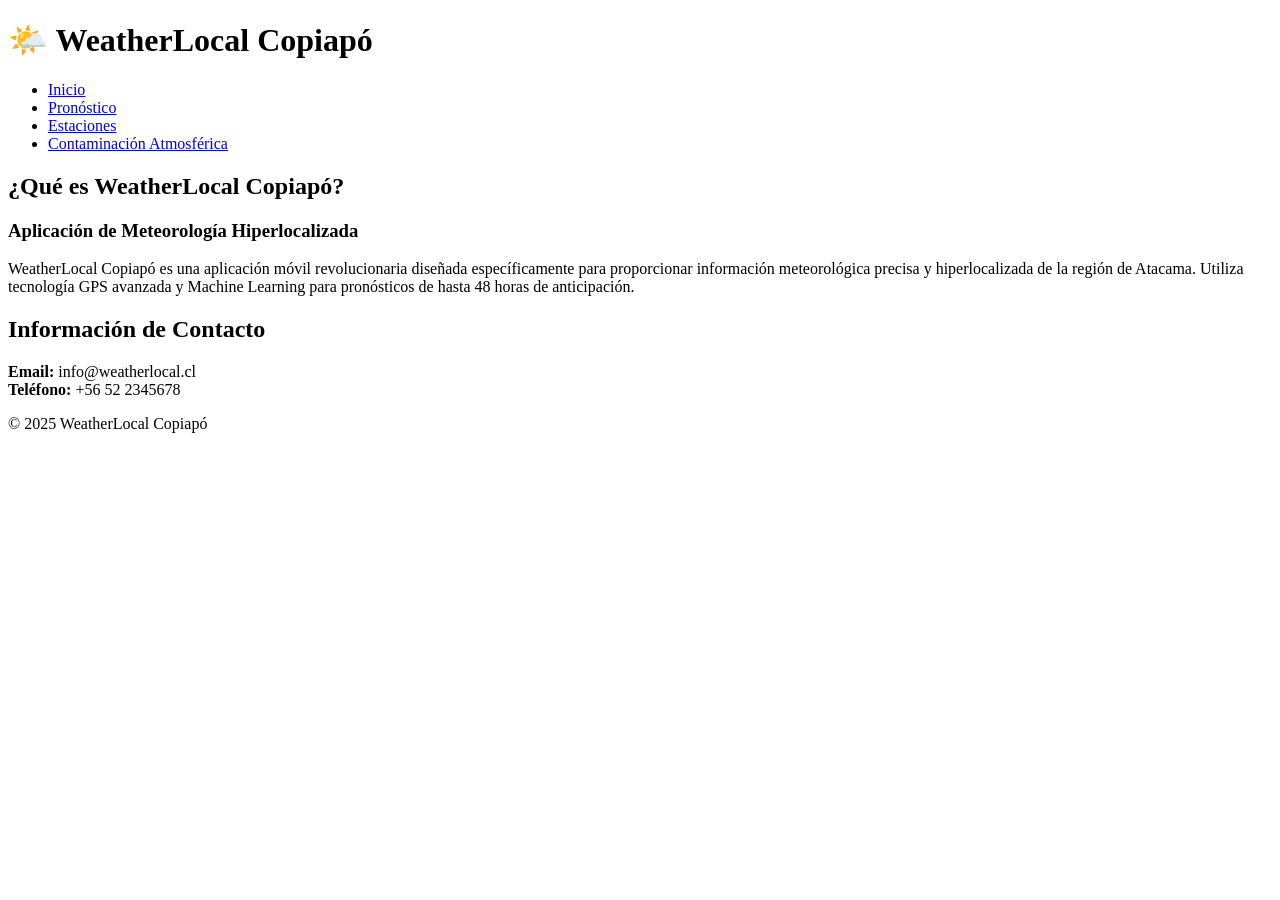
<file: Ejercicio2/index.html>
<!DOCTYPE html>
<html lang="es">
<head>
    <meta charset="UTF-8">
    <meta name="viewport" content="width=device-width, initial-scale=1.0">
    <title>WeatherLocal Copiapó - App Meteorología</title>
</head>
<body>
    <header>
        <h1>🌤️ WeatherLocal Copiapó</h1>
        <nav>
            <ul>
                <li><a href="index.html">Inicio</a></li>
                <li><a href="pronostico.html">Pronóstico</a></li>
                <li><a href="estaciones.html">Estaciones</a></li>
                <li><a href="contaminacion.html">Contaminación Atmosférica</a></li>
            </ul>
        </nav>
    </header>
    <main>
        <section>
            <h2>¿Qué es WeatherLocal Copiapó?</h2>
            <article>
                <h3>Aplicación de Meteorología Hiperlocalizada</h3>
                <p>WeatherLocal Copiapó es una aplicación móvil revolucionaria diseñada específicamente para proporcionar 
                información meteorológica precisa y hiperlocalizada de la región de Atacama. Utiliza tecnología GPS avanzada 
                y Machine Learning para pronósticos de hasta 48 horas de anticipación.</p>
            </article>
        </section>
        <aside>
            <h2>Información de Contacto</h2>
            <p><strong>Email:</strong> info@weatherlocal.cl<br>
            <strong>Teléfono:</strong> +56 52 2345678</p>
        </aside>
    </main>
    <footer>
        <p>&copy; 2025 WeatherLocal Copiapó</p>
    </footer>
</body>
</html>
</file>
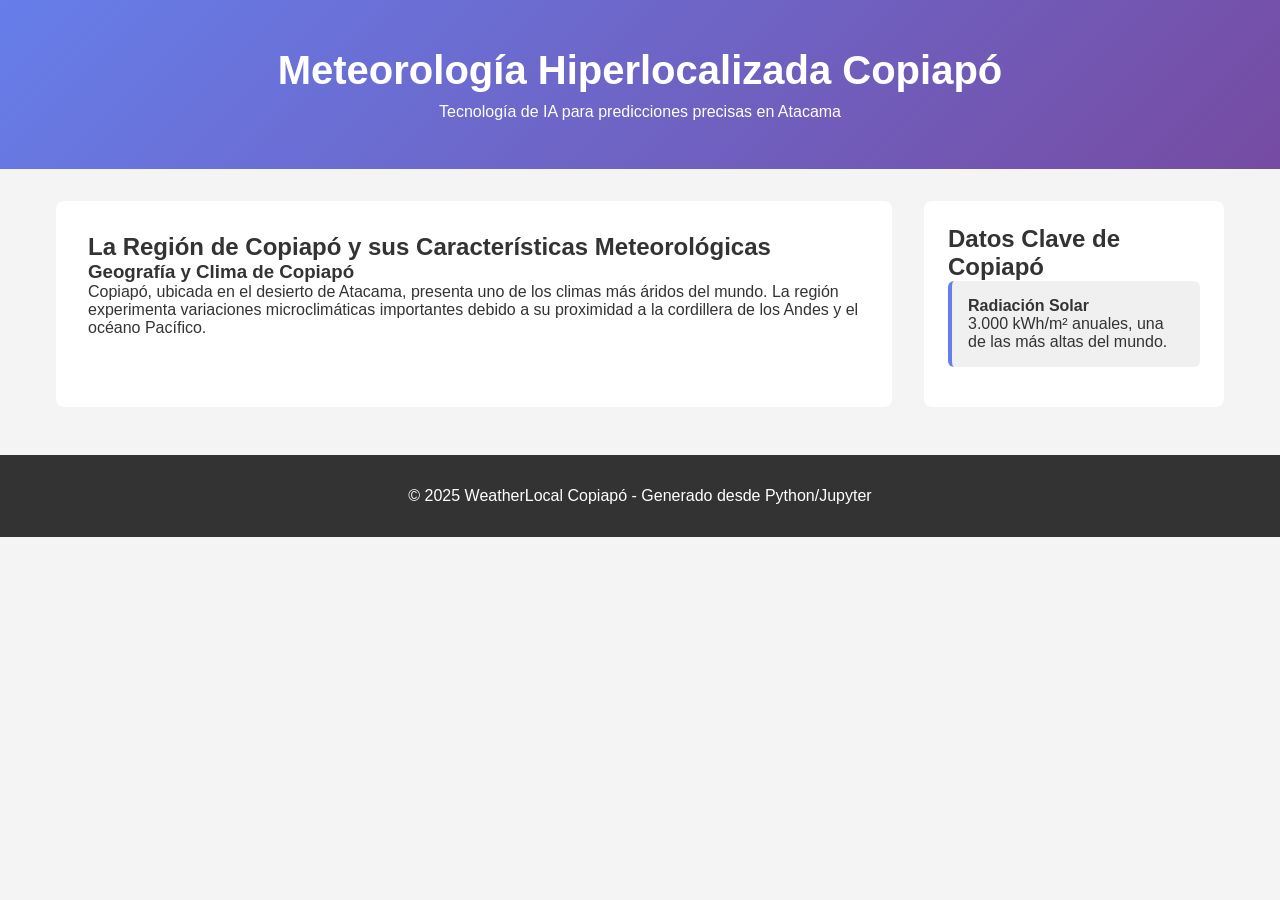
<file: Ejercicio3/index.html>
<!DOCTYPE html>
<html lang="es">
<head>
    <meta charset="UTF-8">
    <meta name="viewport" content="width=device-width, initial-scale=1.0">
    <title>Meteorología Hiperlocalizada - WeatherLocal Copiapó</title>
    <link rel="stylesheet" href="assets/css/estilos.css">
</head>
<body>
    <header class="header-principal">
        <h1>Meteorología Hiperlocalizada Copiapó</h1>
        <p class="subtitulo">Tecnología de IA para predicciones precisas en Atacama</p>
    </header>
    <main>
        <section class="contenido-principal">
            <h2>La Región de Copiapó y sus Características Meteorológicas</h2>
            <article class="articulo-destacado">
                <h3>Geografía y Clima de Copiapó</h3>
                <p>Copiapó, ubicada en el desierto de Atacama, presenta uno de los climas más áridos del mundo. 
                La región experimenta variaciones microclimáticas importantes debido a su proximidad a la cordillera 
                de los Andes y el océano Pacífico.</p>
            </article>
        </section>
        <aside class="barra-lateral">
            <h2>Datos Clave de Copiapó</h2>
            <div class="dato">
                <h4>Radiación Solar</h4>
                <p>3.000 kWh/m² anuales, una de las más altas del mundo.</p>
            </div>
        </aside>
    </main>
    <footer class="pie-pagina">
        <p>&copy; 2025 WeatherLocal Copiapó - Generado desde Python/Jupyter</p>
    </footer>
</body>
</html>
</file>
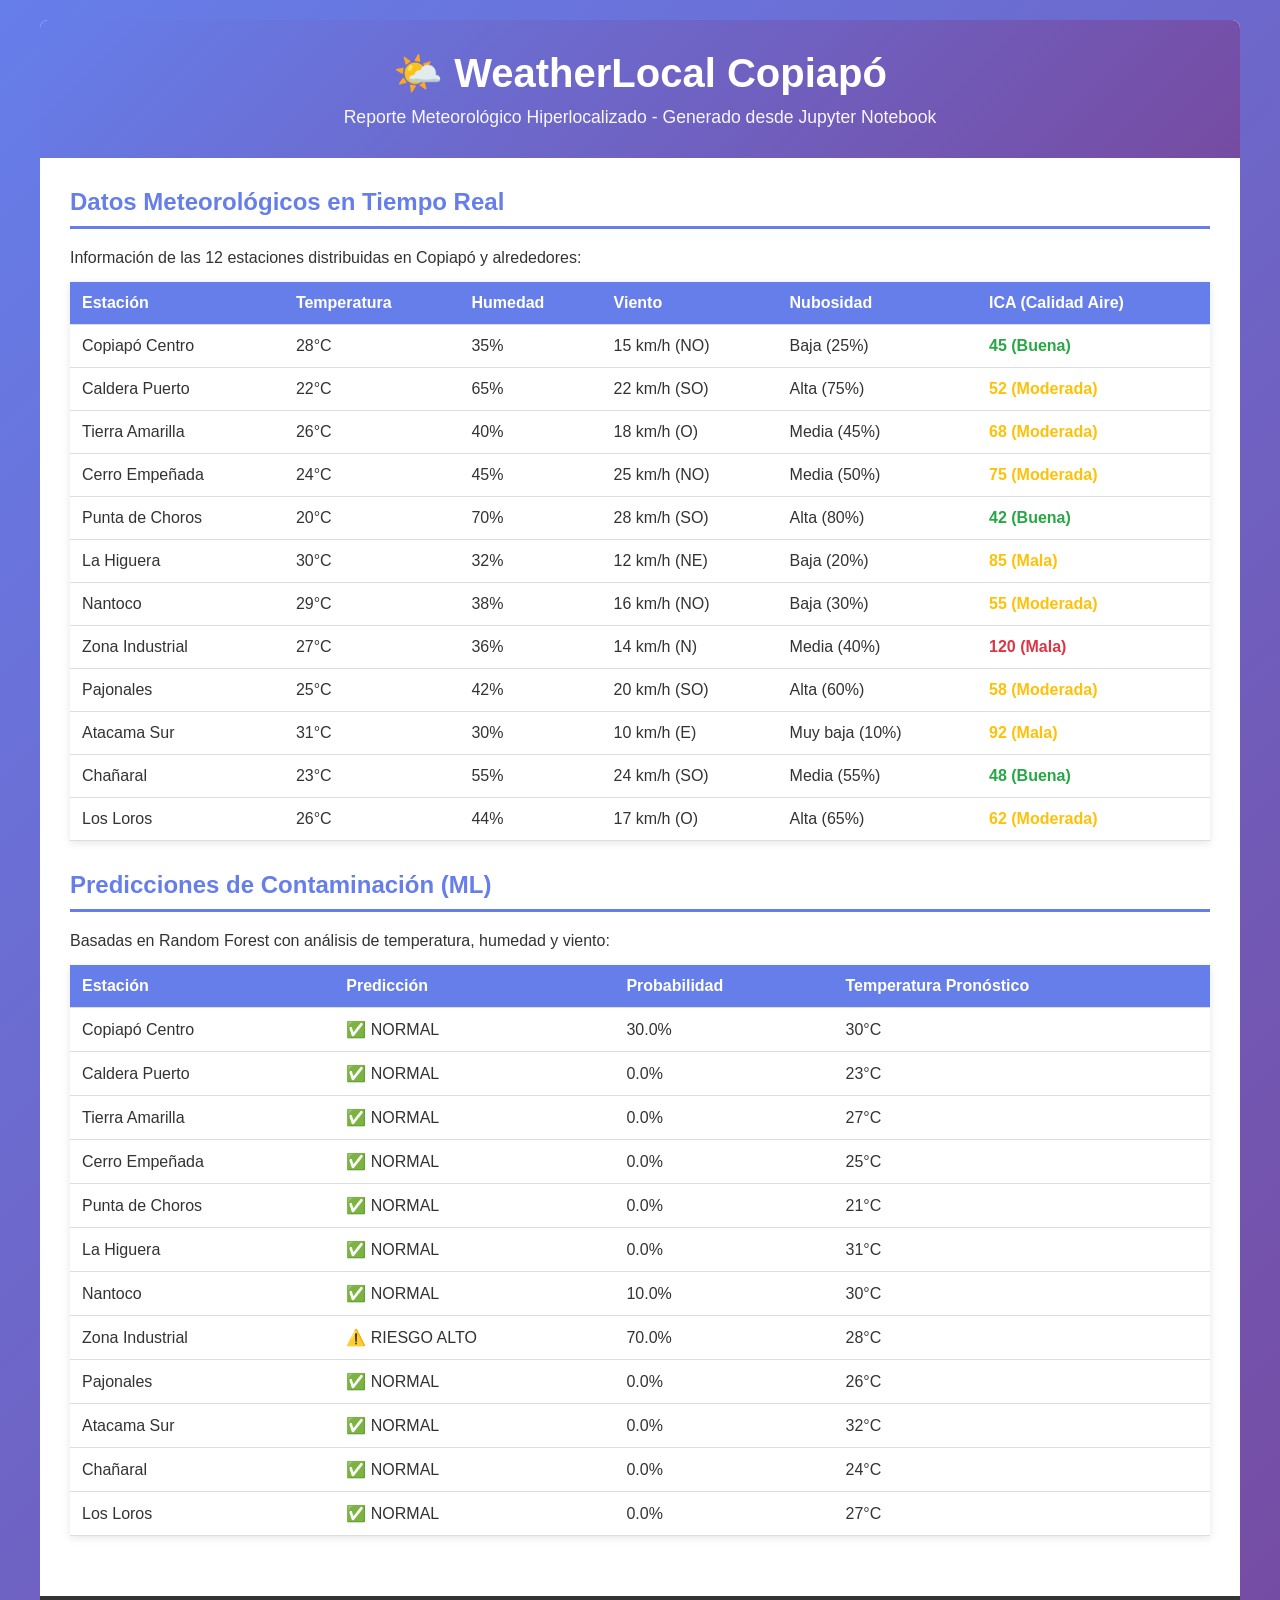
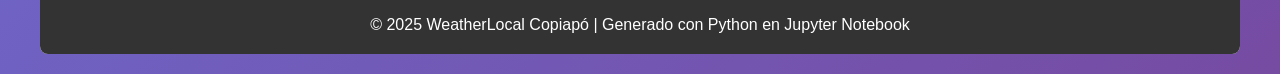
<file: weatherlocal_reporte.html>
<!DOCTYPE html>
<html lang="es">
<head>
    <meta charset="UTF-8">
    <meta name="viewport" content="width=device-width, initial-scale=1.0">
    <title>WeatherLocal Copiapó - Reporte Meteorológico</title>
    <style>
        * { margin: 0; padding: 0; box-sizing: border-box; }
        body { 
            font-family: 'Segoe UI', Tahoma, Geneva, Verdana, sans-serif; 
            background: linear-gradient(135deg, #667eea 0%, #764ba2 100%);
            color: #333;
            padding: 20px;
        }
        .container { max-width: 1200px; margin: 0 auto; background: white; border-radius: 8px; overflow: hidden; }
        header { 
            background: linear-gradient(135deg, #667eea 0%, #764ba2 100%);
            color: white;
            padding: 30px;
            text-align: center;
        }
        h1 { font-size: 2.5rem; margin-bottom: 10px; }
        .subtitle { font-size: 1.1rem; opacity: 0.95; }
        main { padding: 30px; }
        section { margin-bottom: 30px; }
        h2 { color: #667eea; border-bottom: 3px solid #667eea; padding-bottom: 10px; margin-bottom: 20px; }
        table {
            width: 100%;
            border-collapse: collapse;
            margin-top: 15px;
            box-shadow: 0 2px 8px rgba(0,0,0,0.1);
        }
        th, td { padding: 12px; text-align: left; border-bottom: 1px solid #ddd; }
        th { background: #667eea; color: white; font-weight: bold; }
        tr:hover { background-color: #f5f5f5; }
        .good { color: #28a745; font-weight: bold; }
        .moderate { color: #ffc107; font-weight: bold; }
        .bad { color: #dc3545; font-weight: bold; }
        footer { 
            background: #333; 
            color: white; 
            text-align: center; 
            padding: 20px;
        }
    </style>
</head>
<body>
    <div class="container">
        <header>
            <h1>🌤️ WeatherLocal Copiapó</h1>
            <p class="subtitle">Reporte Meteorológico Hiperlocalizado - Generado desde Jupyter Notebook</p>
        </header>
        <main>
            <section>
                <h2>Datos Meteorológicos en Tiempo Real</h2>
                <p>Información de las 12 estaciones distribuidas en Copiapó y alrededores:</p>
                
<table>
    <tr>
        <th>Estación</th>
        <th>Temperatura</th>
        <th>Humedad</th>
        <th>Viento</th>
        <th>Nubosidad</th>
        <th>ICA (Calidad Aire)</th>
    </tr>
    
    <tr>
        <td>Copiapó Centro</td>
        <td>28°C</td>
        <td>35%</td>
        <td>15 km/h (NO)</td>
        <td>Baja (25%)</td>
        <td class="good">45 (Buena)</td>
    </tr>
    
    <tr>
        <td>Caldera Puerto</td>
        <td>22°C</td>
        <td>65%</td>
        <td>22 km/h (SO)</td>
        <td>Alta (75%)</td>
        <td class="moderate">52 (Moderada)</td>
    </tr>
    
    <tr>
        <td>Tierra Amarilla</td>
        <td>26°C</td>
        <td>40%</td>
        <td>18 km/h (O)</td>
        <td>Media (45%)</td>
        <td class="moderate">68 (Moderada)</td>
    </tr>
    
    <tr>
        <td>Cerro Empeñada</td>
        <td>24°C</td>
        <td>45%</td>
        <td>25 km/h (NO)</td>
        <td>Media (50%)</td>
        <td class="moderate">75 (Moderada)</td>
    </tr>
    
    <tr>
        <td>Punta de Choros</td>
        <td>20°C</td>
        <td>70%</td>
        <td>28 km/h (SO)</td>
        <td>Alta (80%)</td>
        <td class="good">42 (Buena)</td>
    </tr>
    
    <tr>
        <td>La Higuera</td>
        <td>30°C</td>
        <td>32%</td>
        <td>12 km/h (NE)</td>
        <td>Baja (20%)</td>
        <td class="moderate">85 (Mala)</td>
    </tr>
    
    <tr>
        <td>Nantoco</td>
        <td>29°C</td>
        <td>38%</td>
        <td>16 km/h (NO)</td>
        <td>Baja (30%)</td>
        <td class="moderate">55 (Moderada)</td>
    </tr>
    
    <tr>
        <td>Zona Industrial</td>
        <td>27°C</td>
        <td>36%</td>
        <td>14 km/h (N)</td>
        <td>Media (40%)</td>
        <td class="bad">120 (Mala)</td>
    </tr>
    
    <tr>
        <td>Pajonales</td>
        <td>25°C</td>
        <td>42%</td>
        <td>20 km/h (SO)</td>
        <td>Alta (60%)</td>
        <td class="moderate">58 (Moderada)</td>
    </tr>
    
    <tr>
        <td>Atacama Sur</td>
        <td>31°C</td>
        <td>30%</td>
        <td>10 km/h (E)</td>
        <td>Muy baja (10%)</td>
        <td class="moderate">92 (Mala)</td>
    </tr>
    
    <tr>
        <td>Chañaral</td>
        <td>23°C</td>
        <td>55%</td>
        <td>24 km/h (SO)</td>
        <td>Media (55%)</td>
        <td class="good">48 (Buena)</td>
    </tr>
    
    <tr>
        <td>Los Loros</td>
        <td>26°C</td>
        <td>44%</td>
        <td>17 km/h (O)</td>
        <td>Alta (65%)</td>
        <td class="moderate">62 (Moderada)</td>
    </tr>
    
</table>

            </section>
            <section>
                <h2>Predicciones de Contaminación (ML)</h2>
                <p>Basadas en Random Forest con análisis de temperatura, humedad y viento:</p>
                
<table>
    <tr>
        <th>Estación</th>
        <th>Predicción</th>
        <th>Probabilidad</th>
        <th>Temperatura Pronóstico</th>
    </tr>
    
    <tr>
        <td>Copiapó Centro</td>
        <td>✅ NORMAL</td>
        <td>30.0%</td>
        <td>30°C</td>
    </tr>
    
    <tr>
        <td>Caldera Puerto</td>
        <td>✅ NORMAL</td>
        <td>0.0%</td>
        <td>23°C</td>
    </tr>
    
    <tr>
        <td>Tierra Amarilla</td>
        <td>✅ NORMAL</td>
        <td>0.0%</td>
        <td>27°C</td>
    </tr>
    
    <tr>
        <td>Cerro Empeñada</td>
        <td>✅ NORMAL</td>
        <td>0.0%</td>
        <td>25°C</td>
    </tr>
    
    <tr>
        <td>Punta de Choros</td>
        <td>✅ NORMAL</td>
        <td>0.0%</td>
        <td>21°C</td>
    </tr>
    
    <tr>
        <td>La Higuera</td>
        <td>✅ NORMAL</td>
        <td>0.0%</td>
        <td>31°C</td>
    </tr>
    
    <tr>
        <td>Nantoco</td>
        <td>✅ NORMAL</td>
        <td>10.0%</td>
        <td>30°C</td>
    </tr>
    
    <tr>
        <td>Zona Industrial</td>
        <td>⚠️ RIESGO ALTO</td>
        <td>70.0%</td>
        <td>28°C</td>
    </tr>
    
    <tr>
        <td>Pajonales</td>
        <td>✅ NORMAL</td>
        <td>0.0%</td>
        <td>26°C</td>
    </tr>
    
    <tr>
        <td>Atacama Sur</td>
        <td>✅ NORMAL</td>
        <td>0.0%</td>
        <td>32°C</td>
    </tr>
    
    <tr>
        <td>Chañaral</td>
        <td>✅ NORMAL</td>
        <td>0.0%</td>
        <td>24°C</td>
    </tr>
    
    <tr>
        <td>Los Loros</td>
        <td>✅ NORMAL</td>
        <td>0.0%</td>
        <td>27°C</td>
    </tr>
    
</table>

            </section>
        </main>
        <footer>
            <p>&copy; 2025 WeatherLocal Copiapó | Generado con Python en Jupyter Notebook</p>
        </footer>
    </div>
</body>
</html>
</file>
<file: Ejercicio3/assets/css/estilos.css>
* { margin: 0; padding: 0; box-sizing: border-box; }
body { 
    font-family: 'Segoe UI', Tahoma, Geneva, Verdana, sans-serif;
    background: #f4f4f4;
    color: #333;
}
.header-principal {
    background: linear-gradient(135deg, #667eea 0%, #764ba2 100%);
    color: white;
    padding: 3rem 2rem;
    text-align: center;
}
.header-principal h1 { font-size: 2.5rem; margin-bottom: 10px; }
main { max-width: 1200px; margin: 2rem auto; display: grid; grid-template-columns: 1fr 300px; gap: 2rem; padding: 0 1rem; }
.contenido-principal { background: white; padding: 2rem; border-radius: 8px; }
.barra-lateral { background: white; padding: 1.5rem; border-radius: 8px; height: fit-content; }
.dato { background: #f0f0f0; padding: 1rem; margin-bottom: 1rem; border-radius: 6px; border-left: 4px solid #667eea; }
.pie-pagina { background: #333; color: white; text-align: center; padding: 2rem; margin-top: 3rem; }
</file>
